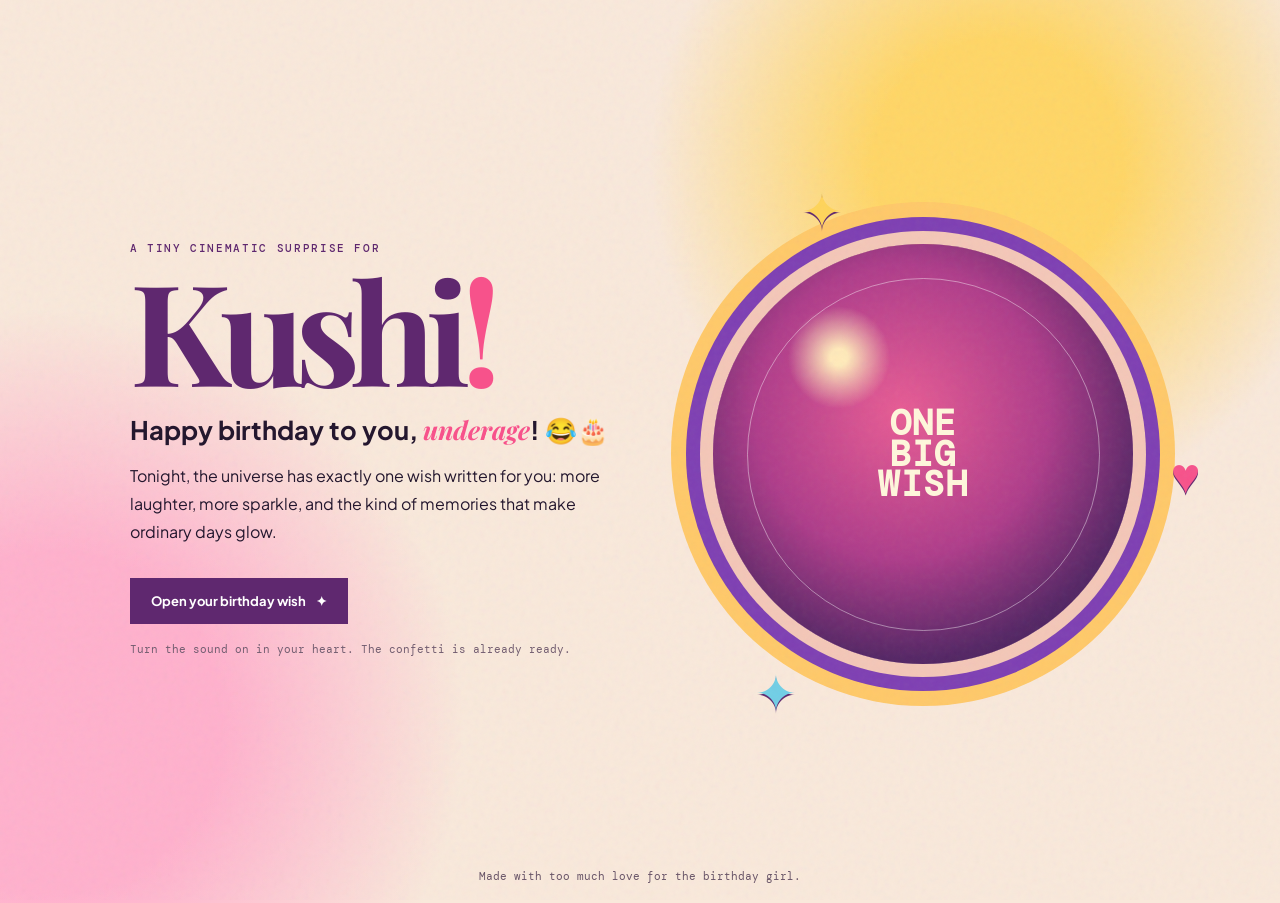
<file: index.html>
<!doctype html>
<html lang="en">
  <head>
    <meta charset="UTF-8" />
    <meta name="viewport" content="width=device-width, initial-scale=1.0" />
    <meta name="theme-color" content="#7435a8" />
    <title>Kushi's Birthday Surprise</title>
    <link rel="stylesheet" href="styles.css" />
  </head>
  <body class="home-page">
    <div class="grain" aria-hidden="true"></div>
    <main class="hero">
      <div class="hero-copy">
        <p class="eyebrow">A tiny cinematic surprise for</p>
        <h1>Kushi<span>!</span></h1>
        <p class="birthday-line">Happy birthday to you, <em>underage</em>! 😂🎂</p>
        <p class="intro">Tonight, the universe has exactly one wish written for you: more laughter, more sparkle, and the kind of memories that make ordinary days glow.</p>
        <a class="button button-primary" href="wish.html">Open your birthday wish <span aria-hidden="true">✦</span></a>
        <p class="tiny-note">Turn the sound on in your heart. The confetti is already ready.</p>
      </div>
      <div class="wish-orb" aria-label="A glowing birthday wish orb">
        <div class="orb-shine"></div>
        <div class="orb-label">ONE<br />BIG<br />WISH</div>
        <span class="orbit orbit-one">✦</span>
        <span class="orbit orbit-two">♥</span>
        <span class="orbit orbit-three">✦</span>
      </div>
    </main>
    <footer>Made with too much love for the birthday girl.</footer>
    <script src="app.js"></script>
  </body>
</html>
</file>
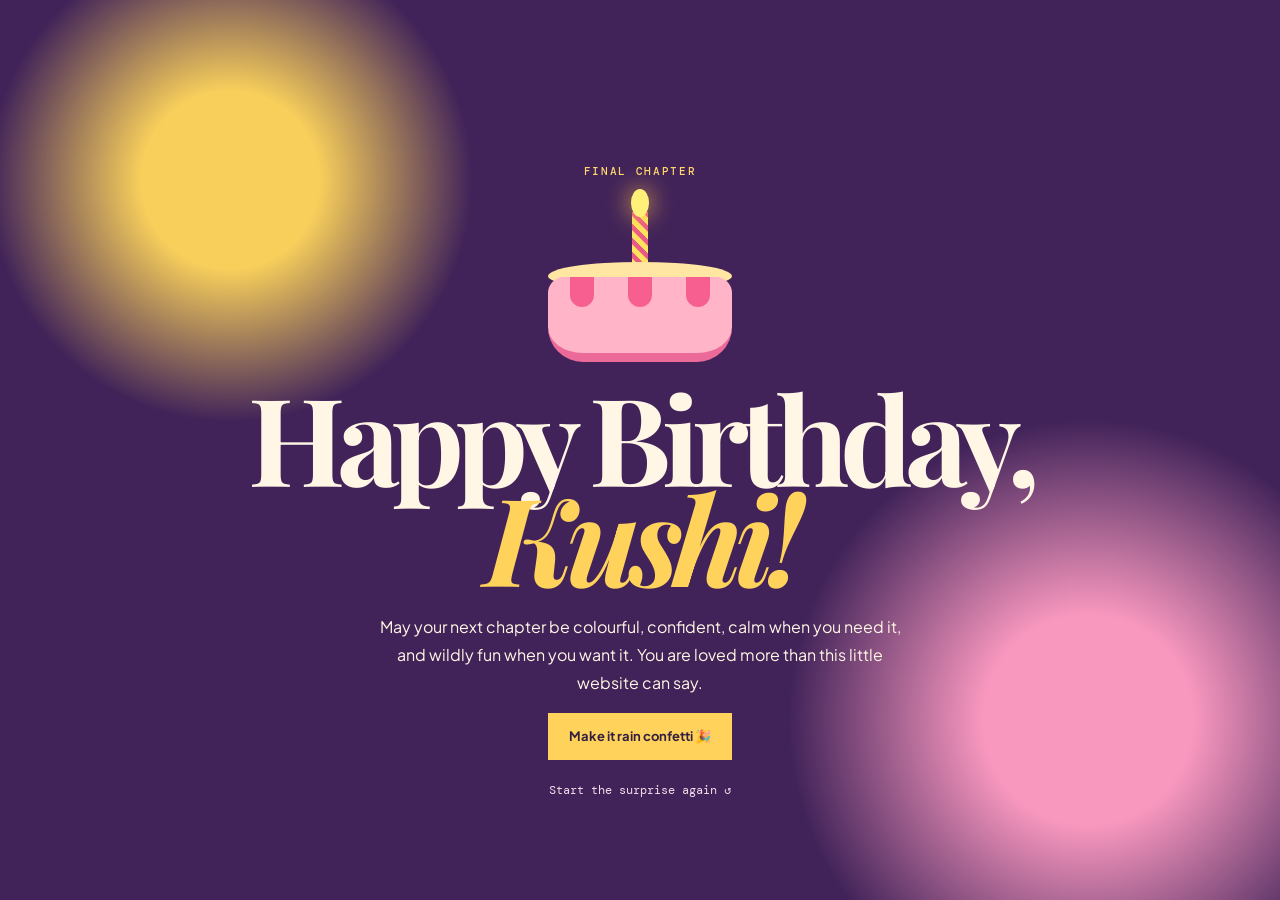
<file: finale.html>
<!doctype html>
<html lang="en">
  <head>
    <meta charset="UTF-8" />
    <meta name="viewport" content="width=device-width, initial-scale=1.0" />
    <title>Happy Birthday, Kushi!</title>
    <link rel="stylesheet" href="styles.css" />
  </head>
  <body class="finale-page">
    <div id="confetti" aria-hidden="true"></div>
    <main class="finale">
      <p class="eyebrow">Final chapter</p>
      <div class="cake" aria-hidden="true"><div class="flame"></div><div class="candle"></div><div class="cake-top"></div><div class="cake-base"><i></i><i></i><i></i></div></div>
      <h1>Happy Birthday,<br /><span>Kushi!</span></h1>
      <p class="final-message">May your next chapter be colourful, confident, calm when you need it, and wildly fun when you want it. You are loved more than this little website can say.</p>
      <button class="button button-primary" id="celebrate" type="button">Make it rain confetti 🎉</button>
      <a class="home-link" href="index.html">Start the surprise again ↺</a>
    </main>
    <script src="app.js"></script>
  </body>
</html>
</file>
<file: styles.css>
@import url('https://fonts.googleapis.com/css2?family=DM+Mono&family=Playfair+Display:ital,wght@0,500;0,700;1,500;1,700&family=Plus+Jakarta+Sans:wght@400;500;700&display=swap');

:root { --ink:#24172e; --paper:#fff8f0; --cream:#fff2e0; --plum:#5f286f; --violet:#7e3fb3; --pink:#f7528b; --orange:#ff9e55; --sky:#71cfe6; --yellow:#ffd45a; --line:rgba(51,24,65,.16); }
* { box-sizing:border-box; }
body { margin:0; min-height:100vh; color:var(--ink); font-family:"Plus Jakarta Sans",sans-serif; background:var(--paper); }
body::selection { background:var(--yellow); color:var(--ink); }
.grain { position:fixed; inset:0; opacity:.16; pointer-events:none; background-image:url("data:image/svg+xml,%3Csvg viewBox='0 0 180 180' xmlns='http://www.w3.org/2000/svg'%3E%3Cfilter id='n'%3E%3CfeTurbulence type='fractalNoise' baseFrequency='.85' numOctaves='4' stitchTiles='stitch'/%3E%3C/filter%3E%3Crect width='100%25' height='100%25' filter='url(%23n)' opacity='.33'/%3E%3C/svg%3E"); z-index:3; }
.home-page { overflow:hidden; background:radial-gradient(circle at 78% 18%,#ffd666 0 10%,transparent 28%),radial-gradient(circle at 4% 80%,#ffb1cd 0 12%,transparent 29%),#f9e9db; }
.hero { min-height:calc(100vh - 43px); max-width:1200px; margin:auto; padding:9vw 7vw 5vw; display:grid; grid-template-columns:1.05fr .95fr; align-items:center; gap:5vw; }
.hero-copy { position:relative; z-index:4; }
.eyebrow { margin:0 0 18px; color:var(--plum); font:500 11px/1.5 "DM Mono",monospace; text-transform:uppercase; letter-spacing:.15em; }
h1 { margin:0; font-family:"Playfair Display",serif; font-weight:700; }
.hero h1 { font-size:clamp(70px,11vw,148px); line-height:.78; letter-spacing:-.07em; color:var(--plum); }
.hero h1 span { color:var(--pink); }
.birthday-line { margin:29px 0 14px; font-size:clamp(18px,2vw,26px); font-weight:700; line-height:1.25; }
.birthday-line em { color:var(--pink); font-family:"Playfair Display",serif; }
.intro,.final-message { max-width:550px; font-size:16px; line-height:1.75; }
.button { display:inline-flex; align-items:center; justify-content:center; gap:10px; border:1px solid transparent; padding:15px 20px; margin-top:16px; font:700 13px/1.1 "Plus Jakarta Sans",sans-serif; text-decoration:none; cursor:pointer; transition:transform .2s ease,box-shadow .2s ease; }
.button:hover { transform:translateY(-3px) rotate(-1deg); box-shadow:5px 6px 0 var(--ink); }
.button-primary { color:#fff; background:var(--plum); }
.button-secondary { color:var(--plum); background:transparent; border-color:var(--plum); }
.tiny-note { font:11px/1.5 "DM Mono",monospace; color:#725d70; margin-top:17px; }
.wish-orb { position:relative; width:min(35vw,420px); aspect-ratio:1; border-radius:50%; margin:auto; display:grid; place-items:center; color:#fff7dc; text-align:center; background:radial-gradient(circle at 30% 27%,#ffeaba 0 2%,transparent 12%),radial-gradient(circle at 45% 40%,#e85c94 0,#ae3c8a 43%,#552665 72%,#281b49 100%); box-shadow:0 0 0 13px #f4c7b8,0 0 0 27px #7e3fb3,0 0 0 42px #ffc969,18px 24px 0 rgba(61,23,67,.13); z-index:2; animation:breathe 5s ease-in-out infinite; }
.orb-label { font:700 clamp(18px,3vw,35px)/.88 "DM Mono",monospace; letter-spacing:.04em; position:relative; z-index:1; }
.orb-shine { position:absolute; inset:8%; border-radius:50%; border:1px solid rgba(255,255,255,.42); }
.orbit { position:absolute; font-size:clamp(25px,4vw,50px); color:var(--yellow); text-shadow:0 2px 0 var(--plum); animation:spin 8s linear infinite; }
.orbit-one{ top:-16%; left:21%; }.orbit-two{ right:-16%; top:47%; color:var(--pink); }.orbit-three{ bottom:-14%; left:10%; color:var(--sky); }
footer { position:relative; z-index:4; padding:12px 7vw 20px; font:11px "DM Mono",monospace; color:#695568; text-align:center; }
.nav { display:flex; justify-content:space-between; gap:20px; padding:25px 7vw; font:500 12px "DM Mono",monospace; position:relative; z-index:2; }.nav a { color:inherit; text-decoration:none; }.brand { color:var(--plum)!important; font-weight:700!important; }
.page-shell { max-width:1100px; margin:0 auto; padding:9vh 7vw 90px; }.wish-page{ background:linear-gradient(135deg,#fff7ed 10%,#ecdff4 55%,#cceaf0); }.memory-page{background:#fff8ef;}
.display-title { font-size:clamp(43px,7vw,86px); letter-spacing:-.065em; line-height:.95; color:var(--plum); }.display-title span { color:var(--pink); font-style:italic; }
.wish-card { margin:50px 0 40px; padding:clamp(27px,5vw,58px); max-width:810px; background:var(--plum); color:#fff7ea; box-shadow:14px 15px 0 var(--yellow); }.wish-card p { max-width:600px; font:500 clamp(19px,2.2vw,27px)/1.5 "Playfair Display",serif; }.wish-card .button { background:var(--yellow); color:var(--ink); }.secret-wish { display:none; margin:26px 0 0!important; padding-top:25px; border-top:1px solid rgba(255,255,255,.38); color:#ffd8e5; }.secret-wish.show { display:block; animation:rise .5s ease both; }
.sparkle-grid { display:grid; grid-template-columns:repeat(3,1fr); gap:20px; margin:55px 0 35px; }.sparkle-grid article { min-height:190px; padding:20px; border-top:3px solid var(--pink); background:rgba(255,255,255,.52); }.sparkle-grid span { font:12px "DM Mono",monospace; color:var(--violet); }.sparkle-grid h2 { margin:33px 0 7px; font:700 28px "Playfair Display",serif; }.sparkle-grid p { font-size:13px; line-height:1.6; }
.gallery-shell { padding-top:6vh; }.upload-panel { display:flex; align-items:center; flex-wrap:wrap; gap:18px; margin:38px 0 25px; padding:17px 18px; background:#f2e4f5; border:1px dashed var(--violet); }.upload-label { cursor:pointer; display:grid; gap:3px; }.upload-label strong { font-size:14px; }.upload-label span { font-size:12px; color:#604c62; }.upload-panel input { width:220px; max-width:100%; font-size:12px; }.text-button { border:0; background:transparent; color:var(--plum); font:700 12px "Plus Jakarta Sans",sans-serif; cursor:pointer; text-decoration:underline; }
.photo-grid { display:grid; grid-template-columns:1.1fr 1fr 1fr; grid-auto-rows:180px; gap:13px; margin-bottom:34px; }.photo-slot { margin:0; position:relative; overflow:hidden; background:#fedebd; }.photo-slot.tall{grid-row:span 2;}.photo-slot.wide{grid-column:span 2;}.photo-slot img { width:100%; height:100%; object-fit:cover; display:block; }.photo-slot figcaption { position:absolute; left:0; right:0; bottom:0; padding:10px 12px; color:#fff; background:linear-gradient(transparent,rgba(35,12,45,.78)); font:500 11px "DM Mono",monospace; text-transform:uppercase; letter-spacing:.04em; }.placeholder-art { display:grid; place-items:center; width:100%; height:100%; font:700 clamp(35px,7vw,72px) "Playfair Display",serif; }.art-one{background:linear-gradient(140deg,#643380,#ec6396);color:#ffd667}.art-two{background:#f9cd58;color:#733574}.art-three{background:#86d6e5;color:#f95d91}.art-four{background:#e9caee;color:#5f286f;font-size:clamp(20px,5vw,51px);letter-spacing:.15em}.art-five{background:#ff9c65;color:#fff8ed}.art-six{background:#c8dfa1;color:#5a356a}
.finale-page { display:grid; min-height:100vh; place-items:center; overflow:hidden; background:radial-gradient(circle at 18% 20%,#f8cf5b 0 7%,transparent 19%),radial-gradient(circle at 85% 80%,#f998bf 0 8%,transparent 23%),#412359; }.finale{position:relative; z-index:2;text-align:center;padding:8vh 25px; color:#fff6e5;}.finale .eyebrow{color:#ffd76b}.finale h1{font-size:clamp(51px,10vw,122px);line-height:.82;letter-spacing:-.07em}.finale h1 span{color:#ffd25b;font-style:italic}.final-message{margin:26px auto 0}.finale .button{background:#ffd25b;color:#342041}.home-link{display:block;color:#f6dcea;margin-top:22px;font:12px "DM Mono",monospace;text-decoration:none}.cake{position:relative;width:220px;height:165px;margin:0 auto 25px}.cake-base{position:absolute;bottom:0;left:18px;width:184px;height:85px;border-radius:16px 16px 35px 35px;background:#ffb5c7;border-bottom:9px solid #ec6a98}.cake-top{position:absolute;bottom:72px;left:18px;width:184px;height:28px;border-radius:50%;background:#ffe6a3}.cake-base i{position:absolute;top:0;width:24px;height:30px;border-radius:0 0 20px 20px;background:#f85f91}.cake-base i:nth-child(1){left:22px}.cake-base i:nth-child(2){left:80px}.cake-base i:nth-child(3){right:22px}.candle{position:absolute;bottom:96px;left:102px;width:16px;height:54px;background:repeating-linear-gradient(45deg,#fde35e 0 5px,#e95986 6px 10px)}.flame{position:absolute;z-index:1;bottom:145px;left:101px;width:18px;height:28px;border-radius:50% 50% 50% 50%;background:#fff07a;box-shadow:0 0 25px #ffbd4a;animation:breathe .8s ease-in-out infinite}
.confetti-piece{position:fixed;top:-24px;width:10px;height:16px;animation:fall linear forwards;z-index:4}.confetti-piece:nth-child(2n){border-radius:50%}.confetti-piece:nth-child(3n){width:7px;height:21px}
@keyframes breathe{50%{transform:scale(1.035)}}@keyframes spin{to{transform:rotate(360deg)}}@keyframes rise{from{opacity:0;transform:translateY(9px)}}@keyframes fall{to{transform:translate3d(var(--drift),110vh,0) rotate(720deg)}}
@media(max-width:700px){.hero{grid-template-columns:1fr;min-height:100vh;padding-top:90px;gap:76px}.wish-orb{width:min(70vw,330px)}.hero h1{font-size:27vw}.sparkle-grid{grid-template-columns:1fr}.sparkle-grid article{min-height:auto}.photo-grid{grid-template-columns:1fr 1fr;grid-auto-rows:160px}.photo-slot.tall{grid-row:span 2}.photo-slot.wide{grid-column:span 2}.nav{padding-top:18px}.page-shell{padding-top:8vh}}
@media(prefers-reduced-motion:reduce){*,*::before,*::after{animation-duration:.01ms!important;animation-iteration-count:1!important;scroll-behavior:auto!important}}
</file>
